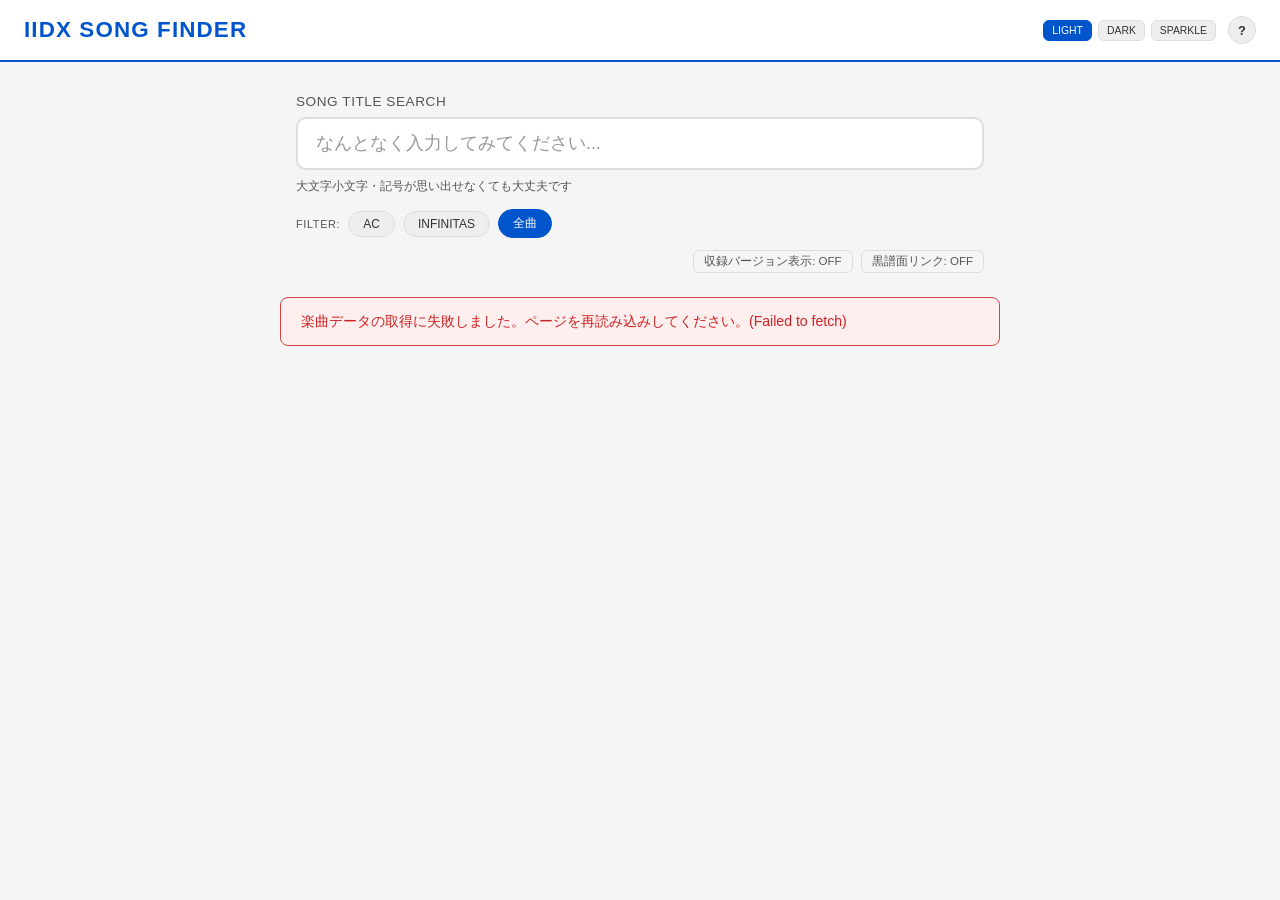
<file: index.html>
<!DOCTYPE html>
<html lang="ja">
<head>
  <meta charset="UTF-8">
  <meta name="viewport" content="width=device-width, initial-scale=1.0">
  <meta http-equiv="Content-Security-Policy"
    content="default-src 'none'; script-src 'self'; style-src 'self' https://fonts.googleapis.com; font-src https://fonts.gstatic.com; connect-src 'self' https://chinimuruhi.github.io https://docs.google.com; img-src 'self' data:;">
  <title>IIDX 曲名サジェスト</title>
  <link rel="preconnect" href="https://fonts.googleapis.com">
  <link rel="preconnect" href="https://fonts.gstatic.com" crossorigin>
  <link href="https://fonts.googleapis.com/css2?family=Orbitron:wght@400;700;900&family=Noto+Sans+JP:wght@400;700&display=swap" rel="stylesheet">
  <link rel="stylesheet" href="app.css">
</head>
<body>

<header>
  <span class="header-title">IIDX SONG FINDER</span>
  <div class="header-right">
    <div class="theme-switcher" role="group" aria-label="テーマ切り替え">
      <button class="theme-btn" data-theme-target="light"   aria-pressed="true">LIGHT</button>
      <button class="theme-btn" data-theme-target="dark"    aria-pressed="false">DARK</button>
      <button class="theme-btn" data-theme-target="sparkle" aria-pressed="false">SPARKLE</button>
    </div>
    <a href="about.html" class="about-btn" aria-label="このアプリについて">?</a>
  </div>
</header>

<main>
  <section class="search-area">
    <label class="search-label" for="searchInput">SONG TITLE SEARCH</label>
    <input
      id="searchInput"
      class="search-input"
      type="text"
      placeholder="なんとなく入力してみてください..."
      autocomplete="off"
      maxlength="100"
      aria-label="曲名検索"
    >
    <p class="search-hint">大文字小文字・記号が思い出せなくても大丈夫です</p>
  </section>

  <div class="filter-bar" role="group" aria-label="表示する楽曲のフィルター">
    <span class="filter-label">FILTER:</span>
    <button class="filter-btn" data-filter="ac"  aria-pressed="false" type="button">AC</button>
    <button class="filter-btn" data-filter="inf" aria-pressed="false" type="button">INFINITAS</button>
    <button class="filter-btn" data-filter="all" aria-pressed="true"  type="button">全曲</button>
  </div>

  <div class="debug-toggle-wrap">
    <button class="debug-toggle" id="versionToggle"     aria-pressed="false">収録バージョン表示: OFF</button>
    <button class="debug-toggle" id="leggendariaToggle" aria-pressed="false">黒譜面リンク: OFF</button>
    <button class="debug-toggle" id="debugToggle"       aria-pressed="false" hidden>スコア表示: OFF</button>
  </div>

  <div id="loadingArea" class="loading" hidden>
    <div class="loading-spinner"></div>
    <div>楽曲データを読み込んでいます...</div>
  </div>

  <div id="errorArea" class="error-msg" hidden></div>

  <section class="results-area" id="resultsArea" aria-live="polite" aria-label="検索結果"></section>
</main>

<script src="data/chart-availability.js"></script>
<script src="app.js" defer></script>

</body>
</html>
</file>
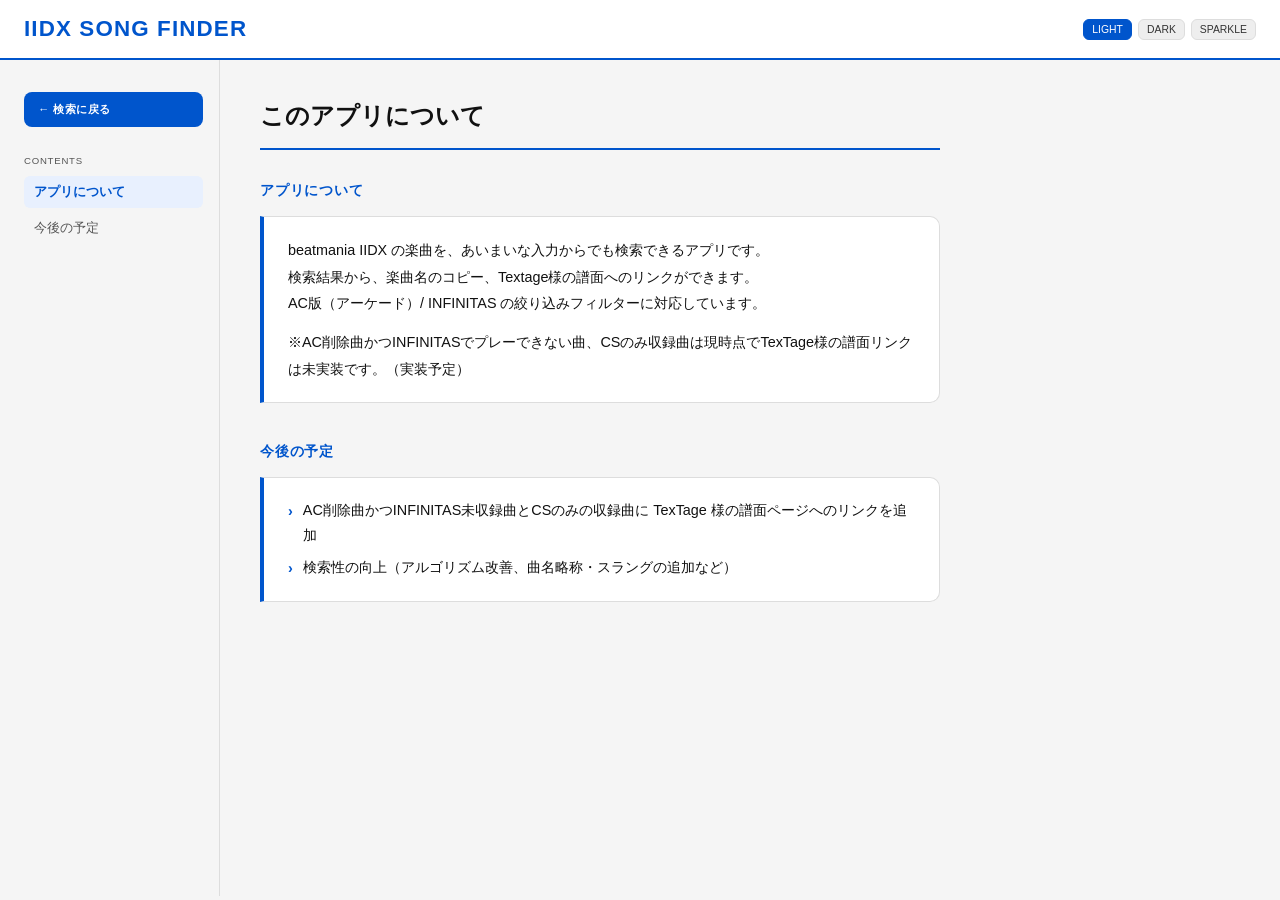
<file: about.html>
<!DOCTYPE html>
<html lang="ja">
<head>
  <meta charset="UTF-8">
  <meta name="viewport" content="width=device-width, initial-scale=1.0">
  <meta http-equiv="Content-Security-Policy"
    content="default-src 'none'; script-src 'self'; style-src 'self' https://fonts.googleapis.com; font-src https://fonts.gstatic.com; img-src 'self' data:;">
  <title>このアプリについて — IIDX SONG FINDER</title>
  <link rel="preconnect" href="https://fonts.googleapis.com">
  <link rel="preconnect" href="https://fonts.gstatic.com" crossorigin>
  <link href="https://fonts.googleapis.com/css2?family=Orbitron:wght@400;700;900&family=Noto+Sans+JP:wght@400;700&display=swap" rel="stylesheet">
  <link rel="stylesheet" href="app.css">
  <link rel="stylesheet" href="about.css">
</head>
<body>

<header>
  <a href="index.html" class="header-title header-title-link">IIDX SONG FINDER</a>
  <div class="header-right">
    <div class="theme-switcher" role="group" aria-label="テーマ切り替え">
      <button class="theme-btn" data-theme-target="light"   aria-pressed="true">LIGHT</button>
      <button class="theme-btn" data-theme-target="dark"    aria-pressed="false">DARK</button>
      <button class="theme-btn" data-theme-target="sparkle" aria-pressed="false">SPARKLE</button>
    </div>
  </div>
</header>

<div class="page-wrapper">

  <!-- サイドバー -->
  <aside class="sidebar">
    <a href="index.html" class="sidebar-back">&#8592; 検索に戻る</a>
    <p class="sidebar-nav-label">CONTENTS</p>
    <ul class="sidebar-nav">
      <li><a href="#about">アプリについて</a></li>
      <li><a href="#planned">今後の予定</a></li>
    </ul>
  </aside>

  <!-- メインコンテンツ -->
  <main class="content">
    <h1 class="content-title">このアプリについて</h1>

    <!-- アプリについて -->
    <section class="section" id="about">
      <div class="section-header">
        <h2 class="section-title">アプリについて</h2>
      </div>
      <div class="section-body">
        <p>beatmania IIDX の楽曲を、あいまいな入力からでも検索できるアプリです。<br>
        検索結果から、楽曲名のコピー、Textage様の譜面へのリンクができます。<br>
        AC版（アーケード）/ INFINITAS の絞り込みフィルターに対応しています。</p>
        <p class="note">※AC削除曲かつINFINITASでプレーできない曲、CSのみ収録曲は現時点でTexTage様の譜面リンクは未実装です。（実装予定）</p>
      </div>
    </section>

    <!-- 今後の実装予定 -->
    <section class="section" id="planned">
      <div class="section-header">
        <h2 class="section-title">今後の予定</h2>
      </div>
      <div class="section-body">
        <ul class="info-list">
          <li>
            <span>
              AC削除曲かつINFINITAS未収録曲とCSのみの収録曲に TexTage 様の譜面ページへのリンクを追加
            </span>
          </li>
          <li>
            <span>
              検索性の向上（アルゴリズム改善、曲名略称・スラングの追加など）
            </span>
          </li>
        </ul>
      </div>
    </section>

  </main>
</div>

<script src="about.js" defer></script>

</body>
</html>
</file>
<file: app.css>
/* ========== CSS変数（テーマ） ========== */
:root {
  --bg:        #f5f5f5;
  --surface:   #ffffff;
  --border:    #dddddd;
  --text:      #111111;
  --subtext:   #555555;
  --accent:    #0055cc;
  --accent2:   #003399;
  --top-bg:    #e8f0fe;
  --top-border:#0055cc;
  --btn-bg:    #0055cc;
  --btn-text:  #ffffff;
  --score-bg:  #e0e0e0;
  --score-text:#333333;
  --toast-bg:  #333333;
  --toast-text:#ffffff;
  --theme-btn-bg:   #eeeeee;
  --theme-btn-text: #333333;
}
[data-theme="dark"] {
  --bg:        #0d0d0d;
  --surface:   #1a1a2e;
  --border:    #333355;
  --text:      #e0e0e0;
  --subtext:   #aaaaaa;
  --accent:    #6699ff;
  --accent2:   #4477cc;
  --top-bg:    #1a1a3e;
  --top-border:#6699ff;
  --btn-bg:    #4466cc;
  --btn-text:  #ffffff;
  --score-bg:  #2a2a4a;
  --score-text:#cccccc;
  --toast-bg:  #eeeeee;
  --toast-text:#111111;
  --theme-btn-bg:   #222244;
  --theme-btn-text: #cccccc;
}
[data-theme="sparkle"] {
  --bg:        #f5ffe0;
  --surface:   #ffffff;
  --border:    #aadd00;
  --text:      #1a3300;
  --subtext:   #4a7010;
  --accent:    #77bb00;
  --accent2:   #559900;
  --top-bg:    #eeffaa;
  --top-border:#77bb00;
  --btn-bg:    #77bb00;
  --btn-text:  #ffffff;
  --score-bg:  #ddff88;
  --score-text:#2a5000;
  --toast-bg:  #77bb00;
  --toast-text:#ffffff;
  --theme-btn-bg:   #eeff99;
  --theme-btn-text: #2a5000;
}
[data-theme="tricoro"] {
  --bg:        #ffffff;
  --surface:   #f8f8fc;
  --border:    #ddddee;
  --text:      #111111;
  --subtext:   #666666;
  --accent:    #cc1111;
  --accent2:   #0033bb;
  --top-bg:    #fff5f5;
  --top-border:#cc1111;
  --btn-bg:    #0033bb;
  --btn-text:  #ffffff;
  --score-bg:  #ffee44;
  --score-text:#333300;
  --toast-bg:  #cc1111;
  --toast-text:#ffffff;
  --theme-btn-bg:   #f0f0f8;
  --theme-btn-text: #333333;
}

/* ========== リセット・基本 ========== */
*, *::before, *::after { box-sizing: border-box; margin: 0; padding: 0; }
body {
  background: var(--bg);
  color: var(--text);
  font-family: 'Noto Sans JP', sans-serif;
  min-height: 100vh;
  transition: background 0.3s, color 0.3s;
}

/* ========== ヘッダー ========== */
header {
  background: var(--surface);
  border-bottom: 2px solid var(--accent);
  padding: 16px 24px;
  display: flex;
  align-items: center;
  justify-content: space-between;
  gap: 12px;
  position: sticky;
  top: 0;
  z-index: 100;
}
.header-title {
  font-family: 'Orbitron', sans-serif;
  font-size: clamp(0.9rem, 3vw, 1.4rem);
  font-weight: 900;
  color: var(--accent);
  letter-spacing: 0.05em;
  white-space: nowrap;
}

/* ========== ヘッダー右側グループ ========== */
.header-right {
  display: flex;
  align-items: center;
  gap: 12px;
  flex-shrink: 0;
}
.about-btn {
  display: flex;
  align-items: center;
  justify-content: center;
  width: 28px;
  height: 28px;
  background: var(--theme-btn-bg);
  color: var(--theme-btn-text);
  border: 1px solid var(--border);
  border-radius: 50%;
  font-size: 0.8rem;
  font-family: 'Orbitron', sans-serif;
  font-weight: 700;
  text-decoration: none;
  flex-shrink: 0;
  transition: background 0.2s, color 0.2s, border-color 0.2s;
}
.about-btn:hover {
  background: var(--accent);
  color: var(--btn-text);
  border-color: var(--accent);
}

/* ========== テーマ切り替え ========== */
.theme-switcher {
  display: flex;
  gap: 6px;
  flex-shrink: 0;
}
.theme-btn {
  background: var(--theme-btn-bg);
  color: var(--theme-btn-text);
  border: 1px solid var(--border);
  border-radius: 6px;
  padding: 4px 8px;
  font-size: 0.65rem;
  font-family: 'Orbitron', sans-serif;
  cursor: pointer;
  transition: background 0.2s, color 0.2s, border-color 0.2s;
  white-space: nowrap;
}
.theme-btn:hover, .theme-btn[aria-pressed="true"] {
  background: var(--accent);
  color: var(--btn-text);
  border-color: var(--accent);
}

/* ========== 検索エリア ========== */
.search-area {
  max-width: 720px;
  margin: 32px auto 0;
  padding: 0 16px;
}
.search-label {
  display: block;
  font-size: 0.85rem;
  color: var(--subtext);
  margin-bottom: 8px;
  font-family: 'Orbitron', sans-serif;
  letter-spacing: 0.04em;
}
.search-input {
  width: 100%;
  background: var(--surface);
  color: var(--text);
  border: 2px solid var(--border);
  border-radius: 10px;
  padding: 14px 18px;
  font-size: 1.1rem;
  font-family: 'Noto Sans JP', sans-serif;
  outline: none;
  transition: border-color 0.2s;
}
.search-input:focus { border-color: var(--accent); }
.search-input::placeholder { color: var(--subtext); opacity: 0.6; }

.search-hint {
  margin-top: 8px;
  font-size: 0.78rem;
  color: var(--subtext);
}

/* ========== フィルターバー ========== */
.filter-bar {
  max-width: 720px;
  margin: 14px auto 0;
  padding: 0 16px;
  display: flex;
  align-items: center;
  gap: 8px;
  flex-wrap: wrap;
}
.filter-label {
  font-family: 'Orbitron', sans-serif;
  font-size: 0.68rem;
  color: var(--subtext);
  letter-spacing: 0.06em;
  flex-shrink: 0;
}
.filter-btn {
  background: var(--theme-btn-bg);
  color: var(--theme-btn-text);
  border: 1px solid var(--border);
  border-radius: 20px;
  padding: 5px 14px;
  font-size: 0.75rem;
  font-family: 'Noto Sans JP', sans-serif;
  cursor: pointer;
  transition: background 0.2s, color 0.2s, border-color 0.2s;
  white-space: nowrap;
}
.filter-btn:hover { border-color: var(--accent); color: var(--accent); }
.filter-btn[aria-pressed="true"] {
  background: var(--accent);
  color: var(--btn-text);
  border-color: var(--accent);
}

/* ========== サブ情報（アーティスト・バージョン） ========== */
.song-meta {
  display: flex;
  flex-direction: column;
  gap: 2px;
  margin-top: 4px;
}
.song-artist {
  font-size: 0.88rem;
  color: var(--subtext);
  font-family: 'Noto Sans JP', sans-serif;
  word-break: break-all;
}
.song-artist-latin {
  font-size: 0.85rem;
  color: var(--subtext);
  font-family: 'Orbitron', sans-serif;
  word-break: break-all;
}
.song-title-row {
  display: flex;
  align-items: baseline;
  gap: 8px;
  flex-wrap: wrap;
}
.song-version {
  font-size: 0.72rem;
  color: var(--subtext);
  font-family: 'Orbitron', sans-serif;
  opacity: 0.75;
  white-space: nowrap;
}
.song-version[hidden] { display: none; }

/* ========== デバッグトグル ========== */
.debug-toggle-wrap {
  max-width: 720px;
  margin: 12px auto 0;
  padding: 0 16px;
  display: flex;
  justify-content: flex-end;
  gap: 8px;
  flex-wrap: wrap;
}
.debug-toggle {
  background: none;
  border: 1px solid var(--border);
  border-radius: 6px;
  color: var(--subtext);
  font-size: 0.72rem;
  padding: 3px 10px;
  cursor: pointer;
  font-family: 'Orbitron', sans-serif;
}
.debug-toggle:hover { border-color: var(--accent); color: var(--accent); }

/* ========== ローディング ========== */
.loading {
  max-width: 720px;
  margin: 40px auto;
  padding: 0 16px;
  text-align: center;
  color: var(--subtext);
  font-family: 'Orbitron', sans-serif;
  font-size: 0.9rem;
  letter-spacing: 0.1em;
}
.loading-spinner {
  display: inline-block;
  width: 36px;
  height: 36px;
  border: 3px solid var(--border);
  border-top-color: var(--accent);
  border-radius: 50%;
  animation: spin 0.9s linear infinite;
  margin-bottom: 12px;
}
@keyframes spin { to { transform: rotate(360deg); } }

/* ========== 結果エリア ========== */
.results-area {
  max-width: 720px;
  margin: 24px auto 60px;
  padding: 0 16px;
}
.results-empty {
  text-align: center;
  color: var(--subtext);
  font-size: 0.88rem;
  padding: 32px 0;
}

/* ========== Top 1 カード ========== */
.top-card {
  background: var(--top-bg);
  border: 2px solid var(--top-border);
  border-radius: 12px;
  padding: 20px 24px;
  margin-bottom: 16px;
  position: relative;
  display: flex;
  align-items: center;
  justify-content: space-between;
  gap: 12px;
}
.top-card-badge {
  font-family: 'Orbitron', sans-serif;
  font-size: 0.65rem;
  font-weight: 700;
  color: var(--accent);
  letter-spacing: 0.1em;
  position: absolute;
  top: 8px;
  left: 16px;
}
.top-card-title {
  font-family: 'Orbitron', sans-serif;
  font-size: clamp(1rem, 4vw, 1.5rem);
  font-weight: 900;
  color: var(--accent);
  word-break: break-all;
  padding-top: 14px;
}
.top-card-title-jp {
  font-family: 'Noto Sans JP', sans-serif;
  font-size: clamp(1rem, 4vw, 1.5rem);
  font-weight: 700;
  color: var(--accent);
  word-break: break-all;
  padding-top: 14px;
}
.top-card-right {
  display: flex;
  flex-direction: column;
  align-items: flex-end;
  gap: 8px;
  flex-shrink: 0;
}

/* ========== 候補リスト ========== */
.candidate-list {
  display: flex;
  flex-direction: column;
  gap: 8px;
}
.candidate-item {
  background: var(--surface);
  border: 1px solid var(--border);
  border-radius: 8px;
  padding: 12px 16px;
  display: flex;
  align-items: flex-start;
  justify-content: space-between;
  gap: 10px;
  transition: border-color 0.2s;
}
.candidate-item:hover { border-color: var(--accent2); }
.candidate-rank {
  font-family: 'Orbitron', sans-serif;
  font-size: 0.7rem;
  color: var(--subtext);
  width: 20px;
  flex-shrink: 0;
  padding-top: 2px;
}
.candidate-name {
  font-size: 1.02rem;
  word-break: break-all;
}
.candidate-name-latin { font-family: 'Orbitron', sans-serif; font-size: 0.96rem; }

/* ========== 譜面リンクボタン ========== */
.chart-links {
  display: flex;
  flex-direction: column;
  gap: 4px;
  margin-top: 6px;
}
.chart-links-row {
  display: flex;
  align-items: center;
  gap: 4px;
  flex-wrap: wrap;
}
.chart-links-label {
  font-family: 'Orbitron', sans-serif;
  font-size: 0.58rem;
  color: var(--subtext);
  letter-spacing: 0.06em;
  width: 20px;
  flex-shrink: 0;
  text-align: right;
}
.chart-diff-btn {
  display: inline-flex;
  align-items: center;
  justify-content: center;
  min-width: 48px;
  padding: 5px 8px;
  border-radius: 5px;
  font-family: 'Orbitron', sans-serif;
  font-size: 0.75rem;
  font-weight: 700;
  letter-spacing: 0.02em;
  white-space: nowrap;
  text-decoration: none;
  cursor: pointer;
  transition: opacity 0.15s;
  color: #ffffff;
}
.chart-diff-btn:hover:not(.chart-diff-btn--disabled) { opacity: 0.75; }

/* 難易度カラー */
.chart-diff-btn--beginner    { background: #2e8b34; }
.chart-diff-btn--normal      { background: #1a63c4; }
.chart-diff-btn--hyper       { background: #c8a800; color: #1a1a00; }
.chart-diff-btn--another     { background: #c42020; }
.chart-diff-btn--leggendaria { background: #7b2fb5; }

/* グレーアウト */
.chart-diff-btn--disabled {
  background: var(--score-bg);
  color: var(--subtext);
  opacity: 0.55;
  cursor: default;
}

/* ========== スコアバッジ ========== */
.score-badge {
  background: var(--score-bg);
  color: var(--score-text);
  border-radius: 6px;
  padding: 2px 8px;
  font-family: 'Orbitron', sans-serif;
  font-size: 0.7rem;
  white-space: nowrap;
  flex-shrink: 0;
}
.score-badge[hidden] { display: none; }

/* ========== コピーボタン ========== */
.copy-btn {
  background: var(--btn-bg);
  color: var(--btn-text);
  border: none;
  border-radius: 6px;
  padding: 6px 12px;
  font-size: 0.72rem;
  font-family: 'Noto Sans JP', sans-serif;
  cursor: pointer;
  white-space: nowrap;
  flex-shrink: 0;
  transition: opacity 0.2s;
  position: relative;
}
.copy-btn:hover { opacity: 0.85; }

/* 吹き出し */
.copy-toast {
  position: absolute;
  bottom: calc(100% + 8px);
  right: 0;
  background: var(--toast-bg);
  color: var(--toast-text);
  font-size: 0.72rem;
  padding: 4px 10px;
  border-radius: 6px;
  white-space: nowrap;
  pointer-events: none;
  opacity: 0;
  transform: translateY(4px);
  transition: opacity 0.2s, transform 0.2s;
}
.copy-toast::after {
  content: '';
  position: absolute;
  top: 100%;
  right: 12px;
  border: 5px solid transparent;
  border-top-color: var(--toast-bg);
}
.copy-toast.show { opacity: 1; transform: translateY(0); }

/* ========== エラー表示 ========== */
.error-msg {
  max-width: 720px;
  margin: 24px auto;
  padding: 14px 20px;
  background: #ffeeee;
  border: 1px solid #cc4444;
  border-radius: 8px;
  color: #cc2222;
  font-size: 0.88rem;
}
[data-theme="dark"] .error-msg { background: #3a1a1a; border-color: #cc4444; color: #ff8888; }

/* ========== レスポンシブ ========== */
@media (max-width: 500px) {
  header { padding: 12px 14px; }
  .theme-btn { padding: 3px 6px; font-size: 0.58rem; }
  .top-card { flex-direction: column; align-items: flex-start; }
  .top-card-right { flex-direction: row; align-items: center; width: 100%; justify-content: flex-end; }
  .candidate-item { flex-wrap: wrap; }
}
</file>
<file: about.css>
/* ========================================
   about.html 専用スタイル
   ======================================== */

/* ===== ヘッダータイトルをリンクとして使う場合 ===== */
.header-title-link {
  text-decoration: none;
  color: var(--accent);
}

/* ===== ページ全体レイアウト ===== */
.page-wrapper {
  display: flex;
  min-height: calc(100vh - 64px);
}

/* ===== サイドバー ===== */
.sidebar {
  width: 220px;
  flex-shrink: 0;
  padding: 32px 16px 32px 24px;
  position: sticky;
  top: 64px;
  height: calc(100vh - 64px);
  overflow-y: auto;
  border-right: 1px solid var(--border);
}
.sidebar-back {
  display: flex;
  align-items: center;
  gap: 8px;
  background: var(--accent);
  color: var(--btn-text);
  text-decoration: none;
  font-family: 'Orbitron', sans-serif;
  font-size: 0.7rem;
  font-weight: 700;
  letter-spacing: 0.04em;
  padding: 10px 14px;
  border-radius: 8px;
  margin-bottom: 28px;
  transition: opacity 0.2s;
  white-space: nowrap;
}
.sidebar-back:hover { opacity: 0.8; }
.sidebar-nav-label {
  font-family: 'Orbitron', sans-serif;
  font-size: 0.6rem;
  color: var(--subtext);
  letter-spacing: 0.08em;
  margin-bottom: 10px;
}
.sidebar-nav {
  list-style: none;
  padding: 0;
  margin: 0;
  display: flex;
  flex-direction: column;
  gap: 4px;
}
.sidebar-nav a {
  display: block;
  padding: 7px 10px;
  border-radius: 6px;
  color: var(--subtext);
  text-decoration: none;
  font-size: 0.82rem;
  transition: background 0.15s, color 0.15s;
}
.sidebar-nav a:hover {
  background: var(--score-bg);
  color: var(--text);
}
.sidebar-nav a.active {
  background: var(--top-bg);
  color: var(--accent);
  font-weight: 700;
}

/* ===== メインコンテンツ ===== */
.content {
  flex: 1;
  min-width: 0;
  padding: 40px 40px 80px;
  max-width: 760px;
}
.content-title {
  font-family: 'Orbitron', sans-serif;
  font-size: clamp(1rem, 3vw, 1.5rem);
  font-weight: 900;
  color: var(--text);
  margin-bottom: 32px;
  padding-bottom: 16px;
  border-bottom: 2px solid var(--accent);
}

/* ===== セクション ===== */
.section {
  margin-bottom: 40px;
  scroll-margin-top: 80px;
}
.section-header {
  display: flex;
  align-items: center;
  gap: 12px;
  margin-bottom: 16px;
}
.section-icon {
  width: 36px;
  height: 36px;
  border-radius: 8px;
  background: var(--accent);
  color: var(--btn-text);
  display: flex;
  align-items: center;
  justify-content: center;
  font-size: 1rem;
  flex-shrink: 0;
}
.section-title {
  font-family: 'Orbitron', sans-serif;
  font-size: 0.85rem;
  font-weight: 700;
  color: var(--accent);
  letter-spacing: 0.06em;
}
.section-body {
  background: var(--surface);
  border: 1px solid var(--border);
  border-left: 4px solid var(--accent);
  border-radius: 0 10px 10px 0;
  padding: 20px 24px;
}
.section-body p {
  color: var(--text);
  font-size: 0.9rem;
  line-height: 1.85;
  margin-bottom: 12px;
}
.section-body p:last-child { margin-bottom: 0; }

/* ===== リスト ===== */
.info-list {
  list-style: none;
  padding: 0;
  margin: 0;
  display: flex;
  flex-direction: column;
  gap: 8px;
}
.info-list li {
  display: flex;
  align-items: flex-start;
  gap: 10px;
  color: var(--text);
  font-size: 0.9rem;
  line-height: 1.7;
}
.info-list li::before {
  content: "\203A";
  color: var(--accent);
  font-weight: 700;
  flex-shrink: 0;
  margin-top: 1px;
}
.info-list .sub-list {
  margin-top: 6px;
  padding-left: 4px;
  display: flex;
  flex-direction: column;
  gap: 4px;
}
.info-list .sub-list li {
  font-size: 0.82rem;
  color: var(--subtext);
}
.info-list .sub-list li::before { content: "\2013"; }

/* ===== バッジ ===== */
.badge {
  display: inline-block;
  font-size: 0.6rem;
  font-family: 'Orbitron', sans-serif;
  padding: 2px 7px;
  border-radius: 4px;
  vertical-align: middle;
  margin-left: 6px;
  font-weight: 700;
}
.badge-wip {
  background: var(--score-bg);
  color: var(--score-text);
}

/* ===== クレジットカード ===== */
.credit-grid {
  display: flex;
  flex-direction: column;
  gap: 12px;
}
.credit-card {
  background: var(--bg);
  border: 1px solid var(--border);
  border-radius: 8px;
  padding: 16px 20px;
}
.credit-card-name {
  font-weight: 700;
  font-size: 0.92rem;
  color: var(--text);
  margin-bottom: 6px;
}
.credit-card-desc {
  font-size: 0.83rem;
  color: var(--subtext);
  line-height: 1.7;
}

/* ===== ライセンステーブル ===== */
.license-table {
  width: 100%;
  border-collapse: collapse;
  font-size: 0.85rem;
}
.license-table th {
  text-align: left;
  font-family: 'Orbitron', sans-serif;
  font-size: 0.65rem;
  color: var(--subtext);
  letter-spacing: 0.06em;
  padding: 0 12px 10px 0;
  border-bottom: 1px solid var(--border);
}
.license-table td {
  padding: 10px 12px 10px 0;
  border-bottom: 1px solid var(--border);
  color: var(--text);
  line-height: 1.6;
}
.license-table tr:last-child td { border-bottom: none; }
.license-table td:last-child { color: var(--subtext); font-size: 0.82rem; }

/* ===== モバイル対応 ===== */
@media (max-width: 680px) {
  .page-wrapper { flex-direction: column; }
  .sidebar {
    width: 100%;
    position: static;
    height: auto;
    border-right: none;
    border-bottom: 1px solid var(--border);
    padding: 20px 16px;
  }
  .sidebar-nav { flex-direction: row; flex-wrap: wrap; }
  .sidebar-nav a { font-size: 0.78rem; padding: 5px 8px; }
  .content { padding: 24px 16px 60px; }
}
</file>
